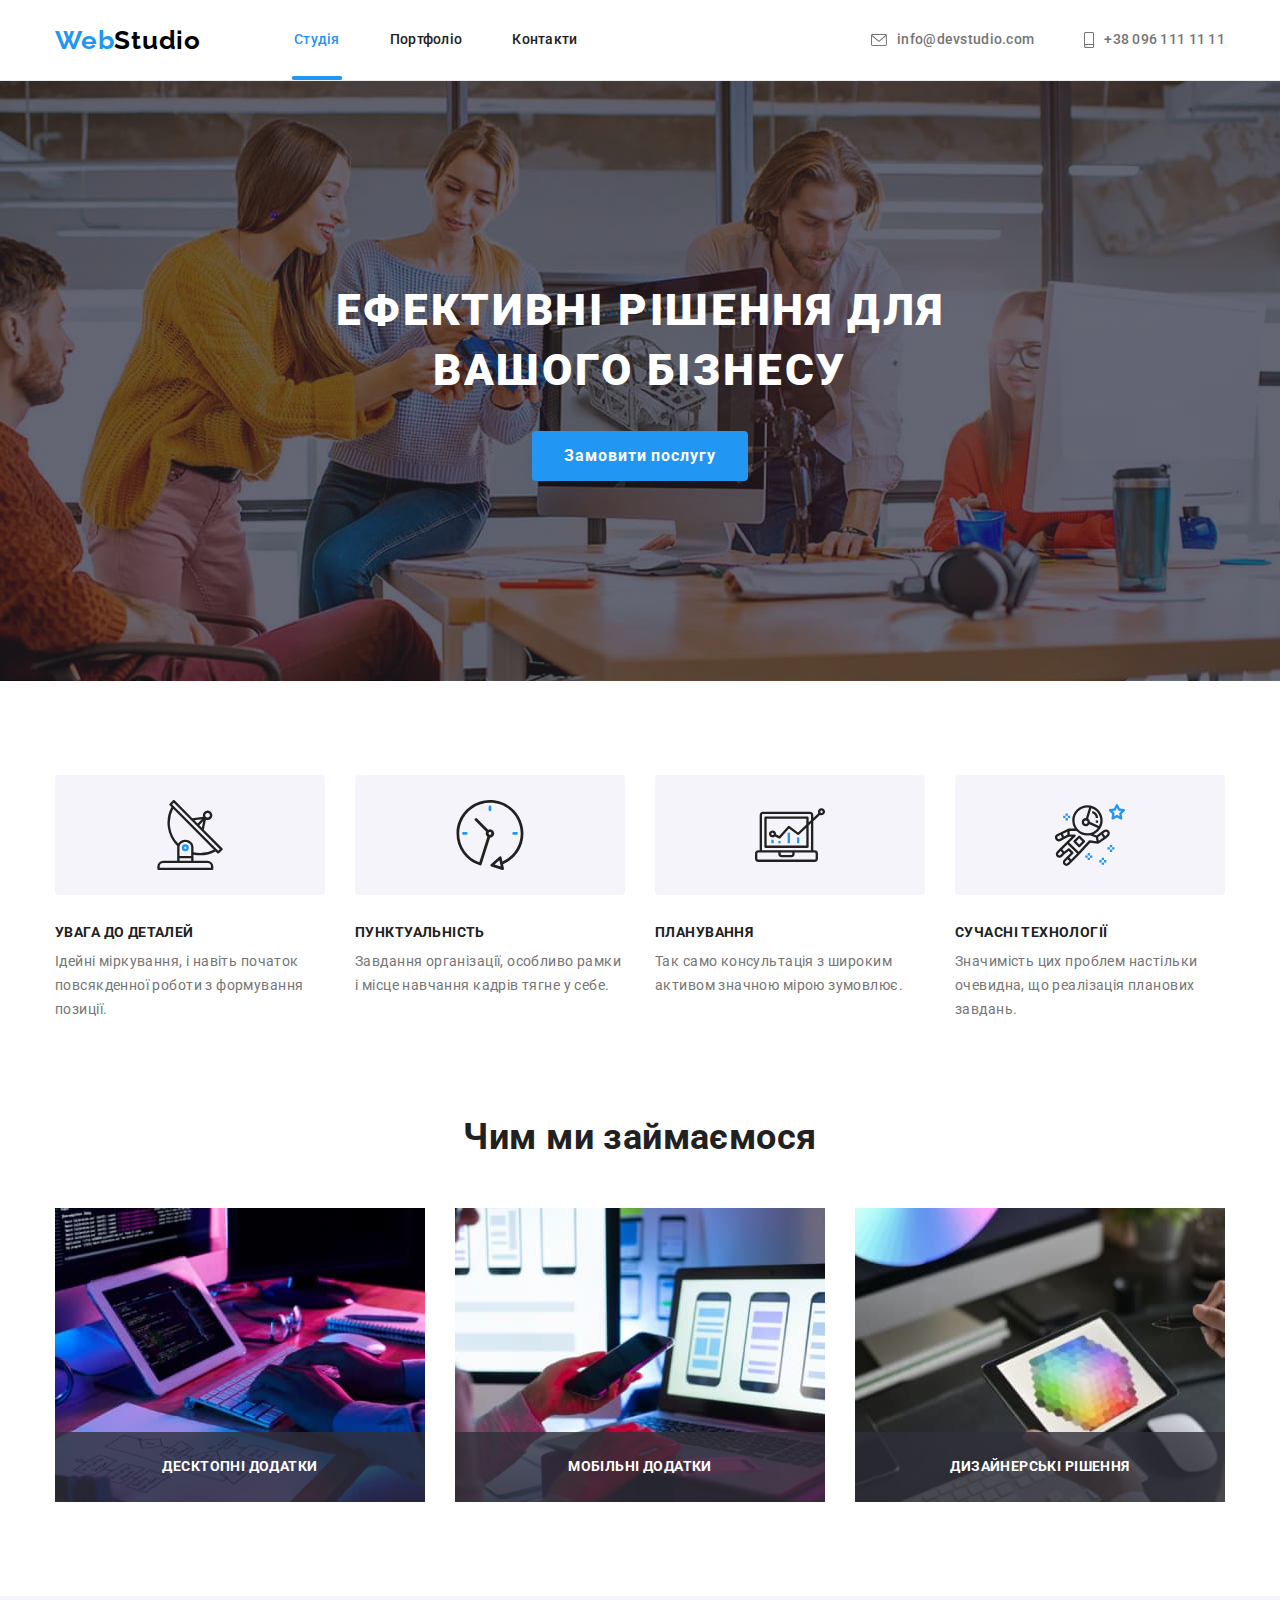
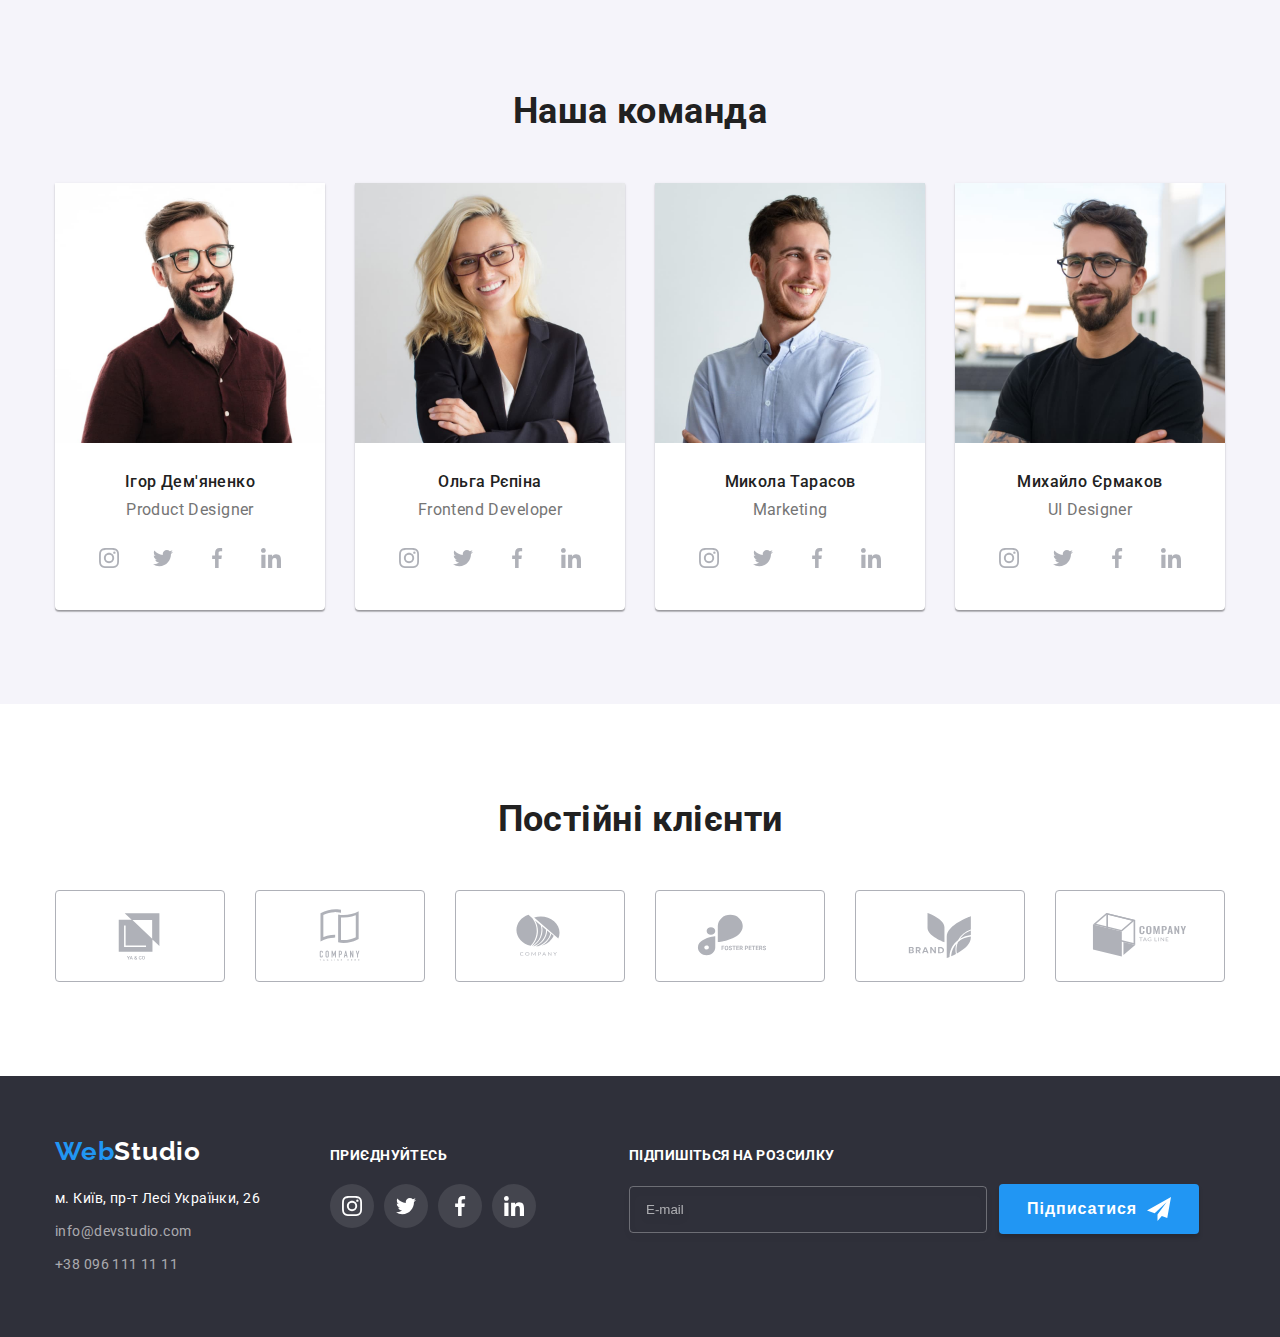
<file: index.html>
<!DOCTYPE html>
<html lang="en">
  <head>
    <meta charset="UTF-8" />
    <meta http-equiv="X-UA-Compatible" content="IE=edge" />
    <meta name="viewport" content="width=device-width, initial-scale=1.0" />
    <title>Document</title>
    <link rel="preconnect" href="https://fonts.googleapis.com" />
    <link rel="preconnect" href="https://fonts.gstatic.com" crossorigin />
    <link
      href="https://fonts.googleapis.com/css2?family=Raleway:wght@700&family=Roboto:wght@400;500;700;900&display=swap"
      rel="stylesheet"
    />
    <link
      rel="stylesheet"
      href="https://cdnjs.cloudflare.com/ajax/libs/modern-normalize/1.1.0/modern-normalize.min.css"
      integrity="sha512-wpPYUAdjBVSE4KJnH1VR1HeZfpl1ub8YT/NKx4PuQ5NmX2tKuGu6U/JRp5y+Y8XG2tV+wKQpNHVUX03MfMFn9Q=="
      crossorigin="anonymous"
      referrerpolicy="no-referrer"
    />

    <link rel="stylesheet" href="./css/styles.css" />
  </head>
  <body>
    <header class="header">
      <div class="container main-nav">
        <a href="./index.html" class="logo link">Web<span class="logo-header">Studio</span></a>

        <nav>
          <ul class="site-nav list">
            <li><a href="./index.html" class="nav-link link current">Студія</a></li>
            <li><a href="./portfolio.html" class="nav-link link">Портфоліо</a></li>
            <li><a href="/" class="nav-link link">Контакти</a></li>
          </ul>
        </nav>

        <ul class="contact-list-header list">
          <li>
            <a href="mailto:info@devstudio.com" class="header-contacts link"
              ><svg class="icon" width="16" height="12">
                <use href="./images/sprite.svg#icon-envelope"></use>
              </svg>
              info@devstudio.com</a
            >
          </li>
          <li>
            <a href="tel:+380961111111" class="header-contacts link"
              ><svg class="icon" width="10" height="16">
                <use href="./images/sprite.svg#icon-smartphone"></use>
              </svg>
              +38 096 111 11 11</a
            >
          </li>
        </ul>
      </div>
    </header>

    <main>
      <section class="main section">
        <div class="container">
          <h1 class="main-title">Ефективні рішення для вашого бізнесу</h1>
          <button type="button" class="main-button" data-modal-open>Замовити послугу</button>
        </div>
      </section>

      <section class="section">
        <div class="container">
          <h2 class="hidden-title">Особливості</h2>
          <ul class="list feature-list">
            <li class="feature-item">
              <div class="feature-box">
                <svg class="icon-feature" width="70" height="70">
                  <use href="./images/sprite.svg#icon-antenna"></use>
                </svg>
              </div>
              <h3 class="sub-title">УВАГА ДО ДЕТАЛЕЙ</h3>
              <p>Ідейні міркування, і навіть початок повсякденної роботи з формування позиції.</p>
            </li>
            <li class="feature-item">
              <div class="feature-box">
                <svg class="icon-feature" width="70" height="70">
                  <use href="./images/sprite.svg#icon-clock"></use>
                </svg>
              </div>
              <h3 class="sub-title">ПУНКТУАЛЬНІСТЬ</h3>
              <p>Завдання організації, особливо рамки і місце навчання кадрів тягне у себе.</p>
            </li>
            <li class="feature-item">
              <div class="feature-box">
                <svg class="icon-feature" width="70" height="70">
                  <use href="./images/sprite.svg#icon-diagram"></use>
                </svg>
              </div>
              <h3 class="sub-title">ПЛАНУВАННЯ</h3>
              <p>Так само консультація з широким активом значною мірою зумовлює.</p>
            </li>
            <li class="feature-item">
              <div class="feature-box">
                <svg class="icon-feature" width="70" height="70">
                  <use href="./images/sprite.svg#icon-astronaut"></use>
                </svg>
              </div>
              <h3 class="sub-title">СУЧАСНІ ТЕХНОЛОГІЇ</h3>
              <p>Значимість цих проблем настільки очевидна, що реалізація планових завдань.</p>
            </li>
          </ul>
        </div>
      </section>

      <section class="section occupation">
        <div class="container">
          <h2 class="secondary-title occupation-title">Чим ми займаємося</h2>
          <ul class="list occupation-list">
            <li class="occupation-item">
              <div class="occupation-content">
                <img src="./images/img1.jpg" alt="Друкування на клаві" width="370" />
                <p class="occupation-text">Десктопні додатки</p>
              </div>
            </li>
            <li class="occupation-item">
              <div class="occupation-content">
                <img src="./images/img2.jpg" alt="Телефон в руці" width="370" />
                <p class="occupation-text">Мобільні додатки</p>
              </div>
            </li>
            <li class="occupation-item">
              <div class="occupation-content">
                <img src="./images/img3.jpg" alt="Шестикутник на планшеті" width="370" />
                <p class="occupation-text">Дизайнерські рішення</p>
              </div>
            </li>
          </ul>
        </div>
      </section>

      <section class="section team">
        <div class="container">
          <h2 class="secondary-title team-title">Наша команда</h2>
          <ul class="list team-list">
            <li class="team-item">
              <img src="./images/img5.jpg" alt="Ігор" width="270" />
              <div class="team-info">
                <h3 class="team-surname">Ігор Дем'яненко</h3>
                <p class="team-description">Product Designer</p>
                <ul class="team-social list">
                  <li>
                    <a href="instagram.com" class="team-link link"
                      ><svg class="icon" width="20" height="20">
                        <use href="./images/sprite.svg#icon-instagram"></use></svg
                    ></a>
                  </li>
                  <li>
                    <a href="twitter.com" class="team-link link"
                      ><svg class="icon" width="20" height="20">
                        <use href="./images/sprite.svg#icon-twitter"></use></svg
                    ></a>
                  </li>
                  <li>
                    <a href="facebook.com" class="team-link link"
                      ><svg class="icon" width="20" height="20">
                        <use href="./images/sprite.svg#icon-facebook"></use></svg
                    ></a>
                  </li>
                  <li>
                    <a href="linkedin.com" class="team-link link"
                      ><svg class="icon" width="20" height="20">
                        <use href="./images/sprite.svg#icon-linkedin"></use></svg
                    ></a>
                  </li>
                </ul>
              </div>
            </li>
            <li class="team-item">
              <img src="./images/img6.jpg" alt="Ольга" width="270" />
              <div class="team-info">
                <h3 class="team-surname">Ольга Рєпіна</h3>
                <p class="team-description">Frontend Developer</p>
                <ul class="team-social list">
                  <li>
                    <a href="instagram.com" class="team-link link"
                      ><svg class="icon" width="20" height="20">
                        <use href="./images/sprite.svg#icon-instagram"></use></svg
                    ></a>
                  </li>
                  <li>
                    <a href="twitter.com" class="team-link link"
                      ><svg class="icon" width="20" height="20">
                        <use href="./images/sprite.svg#icon-twitter"></use></svg
                    ></a>
                  </li>
                  <li>
                    <a href="facebook.com" class="team-link link"
                      ><svg class="icon" width="20" height="20">
                        <use href="./images/sprite.svg#icon-facebook"></use></svg
                    ></a>
                  </li>
                  <li>
                    <a href="linkedin.com" class="team-link link"
                      ><svg class="icon" width="20" height="20">
                        <use href="./images/sprite.svg#icon-linkedin"></use></svg
                    ></a>
                  </li>
                </ul>
              </div>
            </li>
            <li class="team-item">
              <img src="./images/img7.jpg" alt="Микола" width="270" />
              <div class="team-info">
                <h3 class="team-surname">Микола Тарасов</h3>
                <p class="team-description">Marketing</p>
                <ul class="team-social list">
                  <li>
                    <a href="instagram.com" class="team-link link"
                      ><svg class="icon" width="20" height="20">
                        <use href="./images/sprite.svg#icon-instagram"></use></svg
                    ></a>
                  </li>
                  <li>
                    <a href="twitter.com" class="team-link link"
                      ><svg class="icon" width="20" height="20">
                        <use href="./images/sprite.svg#icon-twitter"></use></svg
                    ></a>
                  </li>
                  <li>
                    <a href="facebook.com" class="team-link link"
                      ><svg class="icon" width="20" height="20">
                        <use href="./images/sprite.svg#icon-facebook"></use></svg
                    ></a>
                  </li>
                  <li>
                    <a href="linkedin.com" class="team-link link"
                      ><svg class="icon" width="20" height="20">
                        <use href="./images/sprite.svg#icon-linkedin"></use></svg
                    ></a>
                  </li>
                </ul>
              </div>
            </li>
            <li class="team-item">
              <img src="./images/img8.jpg" alt="Михайло" width="270" />
              <div class="team-info">
                <h3 class="team-surname">Михайло Єрмаков</h3>
                <p class="team-description">UI Designer</p>
                <ul class="team-social list">
                  <li>
                    <a href="instagram.com" class="team-link link"
                      ><svg class="icon" width="20" height="20">
                        <use href="./images/sprite.svg#icon-instagram"></use></svg
                    ></a>
                  </li>
                  <li>
                    <a href="twitter.com" class="team-link link"
                      ><svg class="icon" width="20" height="20">
                        <use href="./images/sprite.svg#icon-twitter"></use></svg
                    ></a>
                  </li>
                  <li>
                    <a href="facebook.com" class="team-link link"
                      ><svg class="icon" width="20" height="20">
                        <use href="./images/sprite.svg#icon-facebook"></use></svg
                    ></a>
                  </li>
                  <li>
                    <a href="linkedin.com" class="team-link link"
                      ><svg class="icon" width="20" height="20">
                        <use href="./images/sprite.svg#icon-linkedin"></use></svg
                    ></a>
                  </li>
                </ul>
              </div>
            </li>
          </ul>
        </div>
      </section>

      <section class="section">
        <div class="container">
          <h2 class="secondary-title client-title">Постійні клієнти</h2>
          <ul class="list clients-list">
            <li class="clients-item">
              <svg class="icon" width="106" height="60">
                <use href="./images/sprite.svg#icon-Logo"></use>
              </svg>
            </li>
            <li class="clients-item">
              <svg class="icon" width="106" height="60">
                <use href="./images/sprite.svg#icon-Logo-1"></use>
              </svg>
            </li>
            <li class="clients-item">
              <svg class="icon" width="106" height="60">
                <use href="./images/sprite.svg#icon-Logo-2"></use>
              </svg>
            </li>
            <li class="clients-item">
              <svg class="icon" width="106" height="60">
                <use href="./images/sprite.svg#icon-Logo-3"></use>
              </svg>
            </li>
            <li class="clients-item">
              <svg class="icon" width="106" height="60">
                <use href="./images/sprite.svg#icon-Logo-4"></use>
              </svg>
            </li>
            <li class="clients-item">
              <svg class="icon" width="106" height="60">
                <use href="./images/sprite.svg#icon-Logo-5"></use>
              </svg>
            </li>
          </ul>
        </div>
      </section>
    </main>

    <footer class="footer">
      <div class="container footer-container">
        <div>
          <a href="./index.html" class="logo link">Web<span class="logo-footer">Studio</span></a>
          <address>
            <ul class="footer-adress list">
              <li>
                <a href="https://goo.gl/maps/8aTKNNun7sEFTLPM9" class="adress-link link"
                  >м. Київ, пр-т Лесі Українки, 26</a
                >
              </li>
              <li>
                <a href="mailto:info@devstudio.com" class="footer-contacts link"
                  >info@devstudio.com</a
                >
              </li>
              <li>
                <a href="tel:+380961111111" class="footer-contacts link">+38 096 111 11 11</a>
              </li>
            </ul>
          </address>
        </div>

        <div class="join-us">
          <p>ПРИЄДНУЙТЕСЬ</p>
          <ul class="join-social list">
            <li>
              <a href="instagram.com" class="join-link link"
                ><svg class="icon" width="20" height="20">
                  <use href="./images/sprite.svg#icon-instagram"></use></svg
              ></a>
            </li>
            <li>
              <a href="twitter.com" class="join-link link"
                ><svg class="icon" width="20" height="20">
                  <use href="./images/sprite.svg#icon-twitter"></use></svg
              ></a>
            </li>
            <li>
              <a href="facebook.com" class="join-link link"
                ><svg class="icon" width="20" height="20">
                  <use href="./images/sprite.svg#icon-facebook"></use></svg
              ></a>
            </li>
            <li>
              <a href="linkedin.com" class="join-link link"
                ><svg class="icon" width="20" height="20">
                  <use href="./images/sprite.svg#icon-linkedin"></use></svg
              ></a>
            </li>
          </ul>
        </div>
        <div class="subscribe">
          <p>ПІДПИШІТЬСЯ НА РОЗСИЛКУ</p>
          <form class="subscribe-form">
            <label for="subscribe-email">
              <input
                type="email"
                class="subscribe-input"
                name="subscribe-email"
                id="subscribe-email"
                placeholder="E-mail"
                minlength="2"
                required
              />
            </label>
            <button class="subscribe-button">
              Підписатися<svg class="icon" width="24" height="24">
                <use href="./images/sprite.svg#icon-icon-send"></use>
              </svg>
            </button>
          </form>
        </div>
      </div>
    </footer>

    <div class="backdrop is-hidden" data-modal>
      <div class="modal">
        <button class="modal-close-button" data-modal-close>
          <svg class="icon" width="20" height="20">
            <use href="./images/sprite.svg#icon-close-black1"></use>
          </svg>
        </button>
        <p class="modal-title">Залиште свої дані, ми вам передзвонимо</p>
        <form class="modal-form">
          <div class="input-field">
            <label class="modal-label" for="user-name">Ім'я</label>
            <div class="input-wrap">
              <input
                type="text"
                class="modal-input"
                name="user-name"
                id="user-name"
                minlength="2"
                required
              />
              <svg class="input-icon icon" width="18" height="18">
                <use href="./images/sprite.svg#icon-person-black"></use>
              </svg>
            </div>
          </div>
          <div class="input-field">
            <label class="modal-label" for="user-email">Пошта</label>
            <div class="input-wrap">
              <input
                type="email"
                class="modal-input"
                name="user-email"
                id="user-email"
                minlength="2"
                required
              />
              <svg class="input-icon icon" width="18" height="18">
                <use href="./images/sprite.svg#icon-email-black"></use>
              </svg>
            </div>
          </div>
          <div class="input-field">
            <label class="modal-label" for="user-phone">Телефон</label>
            <div class="input-wrap">
              <input
                type="tel"
                class="modal-input"
                name="user-phone"
                id="user-phone"
                minlength="2"
                required
              />
              <svg class="input-icon icon" width="18" height="18">
                <use href="./images/sprite.svg#icon-phone-black"></use>
              </svg>
            </div>
          </div>
          <div class="input-field">
            <label for="user-comment" class="modal-label">Коментар</label>
            <textarea
              name="user-comment"
              id="user-comment"
              class="modal-text"
              placeholder="Введіть текст"
            ></textarea>
          </div>
          <div class="modal-field">
            <input
              type="checkbox"
              class="input-check hidden-title"
              name="privacy"
              value="true"
              id="privacy"
            />
            <label for="privacy" class="check-text">
              <span>
                <svg class="check-icon" width="15" height="15">
                  <use href="./images/sprite.svg#icon-Vector"></use>
                </svg>
              </span>
              Погоджуюся з розсилкою та приймаю
              <a href="./index.html" class="modal-link">Умови договору</a>
            </label>
          </div>
          <button type="submit" class="modal-send-button">Відправити</button>
        </form>
      </div>
    </div>
    <script src="./js/modal.js"></script>
  </body>
</html>
</file>
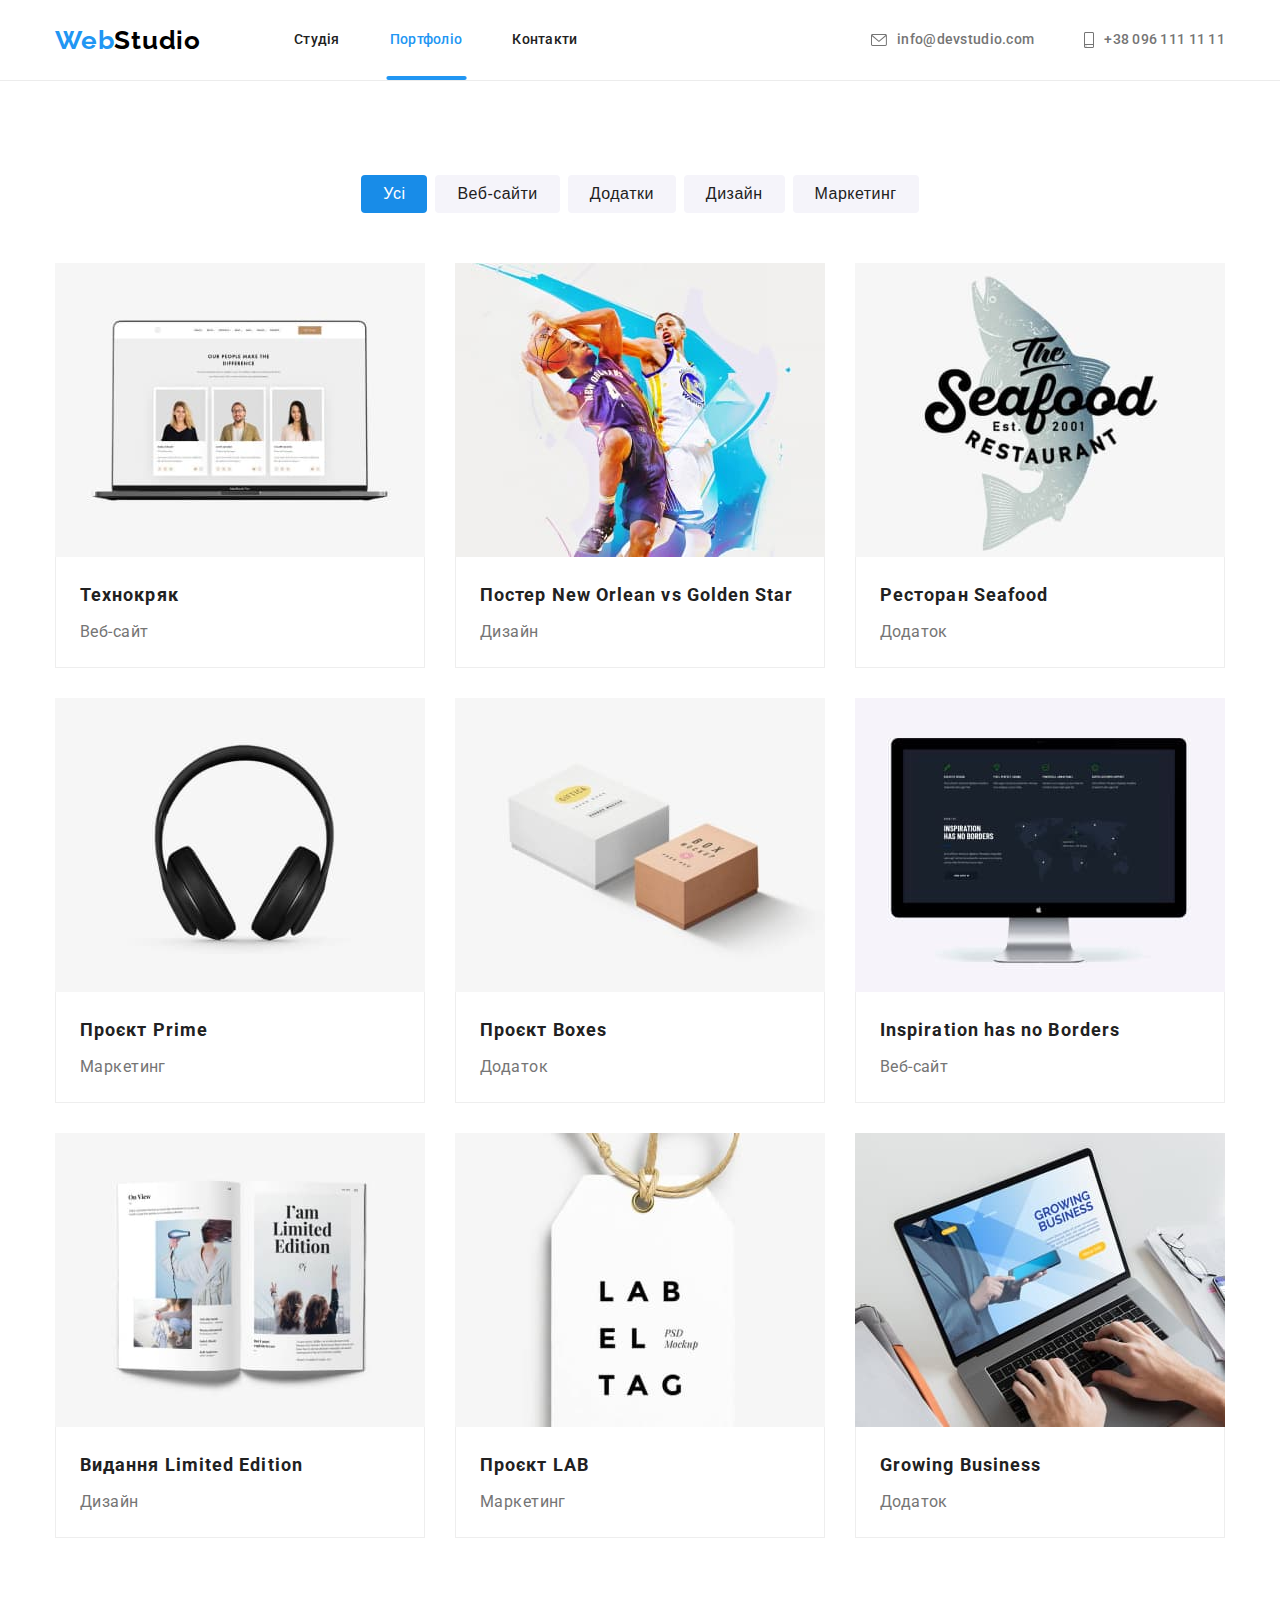
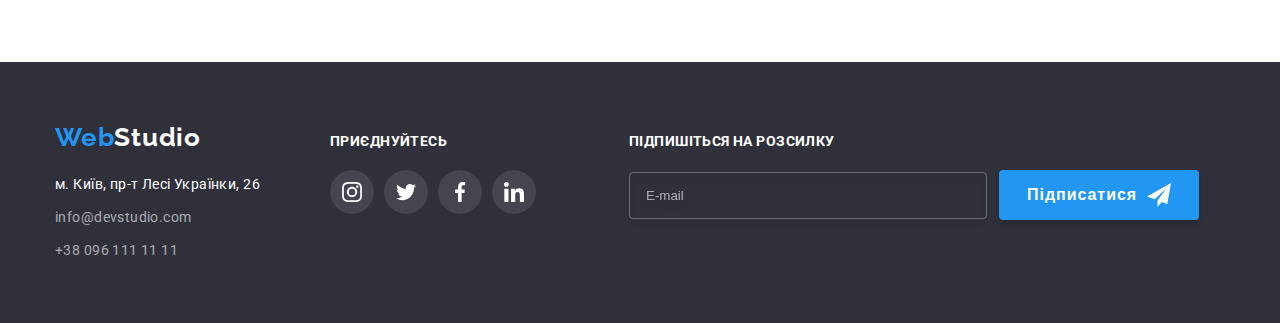
<file: portfolio.html>
<!DOCTYPE html>
<html lang="en">
  <head>
    <meta charset="UTF-8" />
    <meta http-equiv="X-UA-Compatible" content="IE=edge" />
    <meta name="viewport" content="width=device-width, initial-scale=1.0" />
    <title>Portfolio</title>
    <link rel="preconnect" href="https://fonts.googleapis.com" />
    <link rel="preconnect" href="https://fonts.gstatic.com" crossorigin />
    <link
      href="https://fonts.googleapis.com/css2?family=Raleway:wght@700&family=Roboto:wght@400;500;700;900&display=swap"
      rel="stylesheet"
    />
    <link
      rel="stylesheet"
      href="https://cdnjs.cloudflare.com/ajax/libs/modern-normalize/1.1.0/modern-normalize.min.css"
      integrity="sha512-wpPYUAdjBVSE4KJnH1VR1HeZfpl1ub8YT/NKx4PuQ5NmX2tKuGu6U/JRp5y+Y8XG2tV+wKQpNHVUX03MfMFn9Q=="
      crossorigin="anonymous"
      referrerpolicy="no-referrer"
    />
    <link rel="stylesheet" href="./css/styles.css" />
  </head>
  <body>
    <header class="header">
      <div class="container main-nav">
        <a href="./index.html" class="logo link">Web<span class="logo-header">Studio</span></a>

        <nav>
          <ul class="site-nav list">
            <li><a href="./index.html" class="nav-link link">Студія</a></li>
            <li><a href="./portfolio.html" class="nav-link link current">Портфоліо</a></li>
            <li><a href="/" class="nav-link link">Контакти</a></li>
          </ul>
        </nav>

        <ul class="contact-list-header list">
          <li>
            <a href="mailto:info@devstudio.com" class="header-contacts link"
              ><svg class="icon" width="16" height="12">
                <use href="./images/sprite.svg#icon-envelope"></use>
              </svg>
              info@devstudio.com</a
            >
          </li>
          <li>
            <a href="tel:+380961111111" class="header-contacts link"
              ><svg class="icon" width="10" height="16">
                <use href="./images/sprite.svg#icon-smartphone"></use>
              </svg>
              +38 096 111 11 11</a
            >
          </li>
        </ul>
      </div>
    </header>

    <main>
      <section class="section">
        <div class="container">
          <h2 class="hidden-title">Портфоліо</h2>
          <ul class="list portfolio-nav">
            <li class="portfolio-item">
              <button type="button" class="portfolio-button current-button">Усі</button>
            </li>
            <li class="portfolio-item">
              <button type="button" class="portfolio-button">Веб-сайти</button>
            </li>
            <li class="portfolio-item">
              <button type="button" class="portfolio-button">Додатки</button>
            </li>
            <li class="portfolio-item">
              <button type="button" class="portfolio-button">Дизайн</button>
            </li>
            <li class="portfolio-item">
              <button type="button" class="portfolio-button portfolio-item">Маркетинг</button>
            </li>
          </ul>

          <ul class="list flex-container">
            <li class="flex-element">
              <div class="flex-content">
                <img src="./images/img_9.jpg" alt="Технокряк" width="370" />
                <p class="flex-text">
                  Ресурс пропонує комплексні пропозиції з різним рівнем функціоналу та сервісів. Все
                  це дозволить відвідувачу отримати вичерпні відомості про компанію чи приватну
                  особу.
                </p>
              </div>
              <div class="product-info">
                <h3 class="product-title">Технокряк</h3>
                <p class="product-description">Веб-сайт</p>
              </div>
            </li>
            <li class="flex-element">
              <div class="flex-content">
                <img src="./images/img10.jpg" alt="Постер New Orlean vs Golden Star" width="370" />
                <p class="flex-text">
                  Ресурс пропонує комплексні пропозиції з різним рівнем функціоналу та сервісів. Все
                  це дозволить відвідувачу отримати вичерпні відомості про компанію чи приватну
                  особу.
                </p>
              </div>
              <div class="product-info">
                <h3 class="product-title">Постер New Orlean vs Golden Star</h3>
                <p class="product-description">Дизайн</p>
              </div>
            </li>
            <li class="flex-element">
              <div class="flex-content">
                <img src="./images/img11.jpg" alt="Ресторан Seafood" width="370" />
                <p class="flex-text">
                  Ресурс пропонує комплексні пропозиції з різним рівнем функціоналу та сервісів. Все
                  це дозволить відвідувачу отримати вичерпні відомості про компанію чи приватну
                  особу.
                </p>
              </div>
              <div class="product-info">
                <h3 class="product-title">Ресторан Seafood</h3>
                <p class="product-description">Додаток</p>
              </div>
            </li>
            <li class="flex-element">
              <div class="flex-content">
                <img src="./images/img12.jpg" alt="Проєкт Prime" width="370" />
                <p class="flex-text">
                  Ресурс пропонує комплексні пропозиції з різним рівнем функціоналу та сервісів. Все
                  це дозволить відвідувачу отримати вичерпні відомості про компанію чи приватну
                  особу.
                </p>
              </div>
              <div class="product-info">
                <h3 class="product-title">Проєкт Prime</h3>
                <p class="product-description">Маркетинг</p>
              </div>
            </li>
            <li class="flex-element">
              <div class="flex-content">
                <img src="./images/img13.jpg" alt="Проєкт Boxes" width="370" />
                <p class="flex-text">
                  Ресурс пропонує комплексні пропозиції з різним рівнем функціоналу та сервісів. Все
                  це дозволить відвідувачу отримати вичерпні відомості про компанію чи приватну
                  особу.
                </p>
              </div>
              <div class="product-info">
                <h3 class="product-title">Проєкт Boxes</h3>
                <p class="product-description">Додаток</p>
              </div>
            </li>
            <li class="flex-element">
              <div class="flex-content">
                <img src="./images/img14.jpg" alt="Inspiration has no Borders" width="370" />
                <p class="flex-text">
                  Ресурс пропонує комплексні пропозиції з різним рівнем функціоналу та сервісів. Все
                  це дозволить відвідувачу отримати вичерпні відомості про компанію чи приватну
                  особу.
                </p>
              </div>
              <div class="product-info">
                <h3 class="product-title">Inspiration has no Borders</h3>
                <p class="product-description">Веб-сайт</p>
              </div>
            </li>
            <li class="flex-element">
              <div class="flex-content">
                <img src="./images/img15.jpg" alt="Видання Limited Edition" width="370" />
                <p class="flex-text">
                  Ресурс пропонує комплексні пропозиції з різним рівнем функціоналу та сервісів. Все
                  це дозволить відвідувачу отримати вичерпні відомості про компанію чи приватну
                  особу.
                </p>
              </div>
              <div class="product-info">
                <h3 class="product-title">Видання Limited Edition</h3>
                <p class="product-description">Дизайн</p>
              </div>
            </li>
            <li class="flex-element">
              <div class="flex-content">
                <img src="./images/img16.jpg" alt="Проєкт LAB" width="370" />
                <p class="flex-text">
                  Ресурс пропонує комплексні пропозиції з різним рівнем функціоналу та сервісів. Все
                  це дозволить відвідувачу отримати вичерпні відомості про компанію чи приватну
                  особу.
                </p>
              </div>
              <div class="product-info">
                <h3 class="product-title">Проєкт LAB</h3>
                <p class="product-description">Маркетинг</p>
              </div>
            </li>
            <li class="flex-element">
              <div class="flex-content">
                <img src="./images/img17.jpg" alt="Growing Business" width="370" />
                <p class="flex-text">
                  Ресурс пропонує комплексні пропозиції з різним рівнем функціоналу та сервісів. Все
                  це дозволить відвідувачу отримати вичерпні відомості про компанію чи приватну
                  особу.
                </p>
              </div>
              <div class="product-info">
                <h3 class="product-title">Growing Business</h3>
                <p class="product-description">Додаток</p>
              </div>
            </li>
          </ul>
        </div>
      </section>
    </main>

    <footer class="footer">
      <div class="container footer-container">
        <div>
          <a href="./index.html" class="logo link">Web<span class="logo-footer">Studio</span></a>
          <address>
            <ul class="footer-adress list">
              <li>
                <a href="https://goo.gl/maps/8aTKNNun7sEFTLPM9" class="adress-link link"
                  >м. Київ, пр-т Лесі Українки, 26</a
                >
              </li>
              <li>
                <a href="mailto:info@devstudio.com" class="footer-contacts link"
                  >info@devstudio.com</a
                >
              </li>
              <li>
                <a href="tel:+380961111111" class="footer-contacts link">+38 096 111 11 11</a>
              </li>
            </ul>
          </address>
        </div>

        <div class="join-us">
          <p>ПРИЄДНУЙТЕСЬ</p>
          <ul class="join-social list">
            <li>
              <a href="instagram.com" class="join-link link"
                ><svg class="icon" width="20" height="20">
                  <use href="./images/sprite.svg#icon-instagram"></use></svg
              ></a>
            </li>
            <li>
              <a href="twitter.com" class="join-link link"
                ><svg class="icon" width="20" height="20">
                  <use href="./images/sprite.svg#icon-twitter"></use></svg
              ></a>
            </li>
            <li>
              <a href="facebook.com" class="join-link link"
                ><svg class="icon" width="20" height="20">
                  <use href="./images/sprite.svg#icon-facebook"></use></svg
              ></a>
            </li>
            <li>
              <a href="linkedin.com" class="join-link link"
                ><svg class="icon" width="20" height="20">
                  <use href="./images/sprite.svg#icon-linkedin"></use></svg
              ></a>
            </li>
          </ul>
        </div>
        <div class="subscribe">
          <p>ПІДПИШІТЬСЯ НА РОЗСИЛКУ</p>
          <form class="subscribe-form">
            <label for="subscribe-email">
              <input
                type="email"
                class="subscribe-input"
                name="subscribe-email"
                id="subscribe-email"
                placeholder="E-mail"
                minlength="2"
                required
              />
            </label>
            <button class="subscribe-button">
              Підписатися<svg class="icon" width="24" height="24">
                <use href="./images/sprite.svg#icon-icon-send"></use>
              </svg>
            </button>
          </form>
        </div>
      </div>
    </footer>
  </body>
</html>
</file>
<file: css/styles.css>
:root {
  --white-color: #ffffff;
  --main-text-color: #212121;
  --primary-color: #757575;
  --minority-color: rgba(255, 255, 255, 0.6);
  --background-dark: #2f303a;
  --background-light: #f5f4fa;
  --activecolor: #2196f3;
}

*,
*::before,
*::after {
  box-sizing: border-box;
}

body {
  font-family: 'Roboto', sans-serif;
  color: var(--primary-color);
  font-size: 14px;
  line-height: 1.71;
  letter-spacing: 0.03em;
  margin: 0;
}

a {
  text-decoration: none;
}

.list {
  margin: 0;
  padding: 0;
  list-style: none;
}

p,
h1,
h2,
h3,
h4 {
  margin: 0;
}

img {
  display: block;
}

/* header */

.link {
  text-decoration: none;
}

.section {
  padding: 94px 0;
}

.header {
  border-bottom: 1px solid #ececec;
}

.logo {
  font-family: 'Raleway';
  font-weight: 700;
  font-size: 26px;
  line-height: 1.19;
  letter-spacing: 0.03em;
  color: var(--activecolor);
}

.logo-header {
  color: #000;
}

.logo-footer {
  color: var(--white-color);
}

.site-nav {
  display: flex;
  margin-left: 93px;
}

.site-nav li {
  position: relative;
}

.site-nav li:not(:last-child) {
  margin-right: 50px;
}

.nav-link {
  display: block;
  font-weight: 500;
  line-height: 1.14;
  letter-spacing: 0.02em;
  color: var(--main-text-color);
  padding-top: 32px;
  padding-bottom: 32px;
  transition: color 250ms cubic-bezier(0.4, 0, 0.2, 1);
}

.current {
  color: var(--activecolor);
}

.current::after {
  content: '';
  position: absolute;
  width: 100%;
  height: 4px;
  left: 0;
  bottom: 0;
  transform: scaleX(110%);
  background: var(--activecolor);
  border-radius: 2px;
}

.header-contacts {
  font-weight: 500;
  line-height: 1.14;
  letter-spacing: 0.02em;
  color: var(--primary-color);
  display: flex;
  align-items: center;
  gap: 10px;
  transition: color 250ms cubic-bezier(0.4, 0, 0.2, 1);
}

.contact-list-header li + li {
  margin-left: 50px;
}

.contact-list-header {
  display: flex;
  margin-left: auto;
}

.icon {
  fill: currentColor;
}

/* main */

.main-nav {
  display: flex;
  align-items: center;
}

.main {
  max-width: 1600px;
  background-color: var(--background-dark);
  margin-left: auto;
  margin-right: auto;
  background-image: linear-gradient(to left, rgba(47, 48, 58, 0.4), rgba(47, 48, 58, 0.4)),
    url(../images/img.jpg);
  background-position: center;
  background-repeat: no-repeat;
  background-size: 1600px;
  padding: 200px 0;
}

.container {
  width: 100%;
  max-width: 1200px;
  padding-left: 15px;
  padding-right: 15px;
  margin: 0 auto;
}

.main-button {
  display: block;
  cursor: pointer;
  font-family: 'Roboto';
  font-weight: 700;
  font-size: 16px;
  line-height: 1.87;
  letter-spacing: 0.06em;
  color: var(--white-color);
  background-color: #2196f3;
  margin: 0 auto;
  padding: 10px 32px;
  border: none;
  border-radius: 4px;
  transition: background-color 250ms cubic-bezier(0.4, 0, 0.2, 1);
}

.main-button:hover,
.main-button:focus {
  background-color: #188ce8;
}

/* features */

.occupation {
  padding-top: 0;
}

.hidden-title {
  position: absolute;
  width: 1px;
  height: 1px;
  margin: -1px;
  border: 0;
  padding: 0;

  white-space: nowrap;
  clip-path: inset(100%);
  clip: rect(0 0 0 0);
  overflow: hidden;
}

.feature-list {
  display: flex;
  flex-wrap: wrap;
}

.feature-list .feature-item {
  width: 270px;
}

.feature-item:not(:last-child) {
  margin-right: 30px;
}

.main-title {
  font-weight: 900;
  font-size: 44px;
  line-height: 1.36;
  text-align: center;
  letter-spacing: 0.06em;
  text-transform: uppercase;
  color: var(--white-color);
  width: 696px;
  margin: 0 auto 30px auto;
}

.secondary-title {
  font-size: 36px;
  line-height: 1.17;
  text-align: center;
  color: var(--main-text-color);
}

.sub-title {
  font-size: 14px;
  line-height: 1.14;
  letter-spacing: 0.03em;
  text-transform: uppercase;
  color: var(--main-text-color);
  margin-bottom: 10px;
}

.feature-box {
  background-color: #f5f4fa;
  width: 270px;
  height: 120px;
  border-radius: 4px;
  display: flex;
  justify-content: center;
  align-items: center;
  margin-bottom: 30px;
}

/* occupation */

.occupation-title {
  margin-top: 0px;
  margin-bottom: 50px;
}

.occupation-list {
  display: flex;
}

.occutation.item {
  position: relative;
}

.occupation-item:not(:last-child) {
  margin-right: 30px;
}

.occupation-content {
  position: relative;
}

.occupation-text {
  position: absolute;
  bottom: 0;
  color: var(--white-color);
  width: 100%;
  font-weight: 700;
  line-height: 1.14;
  text-align: center;
  text-transform: uppercase;
  background-color: rgba(47, 48, 58, 0.8);
  padding-top: 27px;
  padding-bottom: 27px;
}

/* team */

.team {
  background-color: var(--background-light);
}

.team-title {
  margin-top: 0px;
  margin-bottom: 50px;
}

.team-list {
  display: flex;
}

.team-item {
  background-color: var(--white-color);
  box-shadow: 0px 1px 3px rgba(0, 0, 0, 0.12), 0px 1px 1px rgba(0, 0, 0, 0.14),
    0px 2px 1px rgba(0, 0, 0, 0.2);
  border-radius: 0px 0px 4px 4px;
}

.team-item:not(:last-child) {
  margin-right: 30px;
}

.team-info {
  padding: 30px 0;
}

.team-surname {
  font-weight: 500;
  font-size: 16px;
  line-height: 1.18;
  text-align: center;
  color: var(--main-text-color);
  margin-bottom: 10px;
}

.team-description {
  font-size: 16px;
  line-height: 1.18;
  text-align: center;
}

.team-social {
  display: flex;
  justify-content: center;
  margin-top: 16px;
  gap: 10px;
}

.team-link {
  width: 44px;
  height: 44px;
  display: flex;
  align-items: center;
  justify-content: center;
  color: #afb1b8;
  border-radius: 50%;
  transition: color 250ms cubic-bezier(0.4, 0, 0.2, 1),
    background-color 250ms cubic-bezier(0.4, 0, 0.2, 1);
}

.team-link:hover,
.team-link:focus {
  background-color: var(--activecolor);
  color: var(--white-color);
}

/* clients */

.client-title {
  margin-bottom: 50px;
}

.clients-list {
  display: flex;
  justify-content: center;
  gap: 30px;
  cursor: pointer;
}

.clients-item {
  width: 170px;
  height: 92px;
  display: flex;
  align-items: center;
  justify-content: center;
  border: 1px solid rgba(175, 177, 184, 1);
  color: rgba(175, 177, 184, 1);
  border-radius: 4px;
  transition: color 250ms cubic-bezier(0.4, 0, 0.2, 1),
    border-color 250ms cubic-bezier(0.4, 0, 0.2, 1);
}

.clients-item:hover,
.clients-item:focus {
  color: var(--activecolor);
  border-color: var(--activecolor);
}

/* footer */

.footer-adress {
  font-style: normal;
  font-size: 14px;
  line-height: 1.71;
  letter-spacing: 0.03em;
  transition: color 250ms cubic-bezier(0.4, 0, 0.2, 1);
}

.footer .logo {
  display: block;
  margin-bottom: 20px;
}

.footer-adress li:not(:last-child) {
  margin-bottom: 9px;
}

.adress-link {
  color: var(--white-color);
  transition: color 250ms cubic-bezier(0.4, 0, 0.2, 1);
}

.footer-contacts {
  color: var(--minority-color);
  transition: color 250ms cubic-bezier(0.4, 0, 0.2, 1);
}

.footer {
  background-color: var(--background-dark);
  padding: 60px 0;
}

.footer-container {
  display: flex;
  align-items: baseline;
}

.join-us {
  margin-left: 70px;
}

.join-social {
  display: flex;
  justify-content: center;
  margin-top: 16px;
  gap: 10px;
}

.join-link {
  width: 44px;
  height: 44px;
  display: flex;
  align-items: center;
  justify-content: center;
  color: var(--white-color);
  border-radius: 50%;
  background-color: rgba(255, 255, 255, 0.1);
  transition: color 250ms cubic-bezier(0.4, 0, 0.2, 1),
    background-color 250ms cubic-bezier(0.4, 0, 0.2, 1);
}

.join-link:hover,
.join-link:focus {
  background-color: var(--activecolor);
  color: var(--white-color);
}

.join-us p {
  font-weight: 700;
  line-height: 1.14;
  text-transform: uppercase;
  color: var(--white-color);
  margin-bottom: 20px;
}

.subscribe {
  margin-left: 93px;
}

.subscribe p {
  font-weight: 700;
  line-height: 1.14;
  text-transform: uppercase;
  color: var(--white-color);
  margin-bottom: 20px;
}

.subscribe-form {
  display: flex;
  align-items: center;
  gap: 12px;
}

.subscribe-input {
  width: 358px;
  border: 1px solid rgba(255, 255, 255, 0.3);
  filter: drop-shadow(0px 4px 4px rgba(0, 0, 0, 0.15));
  border-radius: 4px;
  padding: 15px 16px;
  background-color: transparent;
  color: var(--white-color);
  transition: border 250ms cubic-bezier(0.4, 0, 0.2, 1);
  outline: none;
}

.subscribe-input::placeholder {
  color: rgba(255, 255, 255, 0.6);
}

.subscribe-input:focus,
.subscribe-input:hover {
  border: 1px solid var(--activecolor);
}

.subscribe-button {
  display: flex;
  align-items: center;
  gap: 10px;
  cursor: pointer;
  font-weight: 700;
  font-size: 16px;
  line-height: 1.87;
  letter-spacing: 0.06em;
  color: var(--white-color);
  background-color: var(--activecolor);
  box-shadow: 0px 4px 4px rgba(0, 0, 0, 0.15);
  padding: 10px 28px;
  border: none;
  border-radius: 4px;
  transition: background-color 250ms cubic-bezier(0.4, 0, 0.2, 1);
}

.subscribe-button:hover,
.subscribe-button:focus {
  background-color: #188ce8;
}

.nav-link:hover,
.nav-link:focus,
.header-contacts:hover,
.header-contacts:focus,
.footer-adress:hover,
.footer-adress:focus,
.adress-link:hover,
.adress-link:focus,
.footer-contacts:hover,
.footer-contacts:focus {
  color: var(--activecolor);
}

/* portfolio */

.portfolio-nav {
  display: flex;
  align-items: center;
  justify-content: center;
  margin-bottom: 50px;
}

.portfolio-button {
  cursor: pointer;
  font-weight: 500;
  font-size: 16px;
  line-height: 1.62;
  text-align: center;
  letter-spacing: 0.03em;
  color: var(--main-text-color);
  border: none;
  padding: 6px 22px;
  border-radius: 4px;
  background-color: var(--background-light);
  transition: color 250ms cubic-bezier(0.4, 0, 0.2, 1),
    background-color 250ms cubic-bezier(0.4, 0, 0.2, 1),
    box-shadow 250ms cubic-bezier(0.4, 0, 0.2, 1);
}

.portfolio-button:hover,
.portfolio-button:focus {
  color: #ffffff;
  background-color: #2196f3;
  box-shadow: 0px 1px 1px rgba(0, 0, 0, 0.12), 0px 4px 4px rgba(0, 0, 0, 0.06),
    1px 4px 6px rgba(0, 0, 0, 0.16);
}

.current-button {
  color: var(--white-color);
  background-color: #188ce8;
}

.portfolio-item:not(:last-child) {
  margin-right: 8px;
}

.product-info {
  padding: 20px 24px;
  border: 1px solid #eeeeee;
  border-top: none;
}

.product-title {
  font-size: 18px;
  line-height: 2;
  letter-spacing: 0.06em;
  color: var(--main-text-color);
  margin-bottom: 4px;
}

.product-description {
  font-size: 16px;
  line-height: 1.88;
}

.flex-container {
  display: flex;
  flex-wrap: wrap;
  position: relative;
}

.flex-content {
  position: relative;
  overflow: hidden;
}

.flex-text {
  position: absolute;
  top: 0;
  color: var(--white-color);
  font-weight: 400;
  font-size: 18px;
  line-height: 1.56;
  background: rgba(33, 150, 243, 0.9);
  padding: 63px 24px;
  transform: translateY(100%);
  transition: transform 250ms cubic-bezier(0.4, 0, 0.2, 1);
  overflow: auto;
}

.flex-element:hover .flex-text {
  transform: translateY(0%);
}

.flex-element {
  width: calc((100% - 60px) / 3);
  margin-right: 30px;
  margin-bottom: 30px;
  cursor: pointer;
  transition: box-shadow 250ms cubic-bezier(0.4, 0, 0.2, 1);
}

.flex-element:hover {
  box-shadow: 0px 1px 1px rgba(0, 0, 0, 0.12), 0px 4px 4px rgba(0, 0, 0, 0.06),
    1px 4px 6px rgba(0, 0, 0, 0.16);
}

.flex-element:nth-child(3n) {
  margin-right: 0;
}

.flex-element {
  margin-right: 30px;
  margin-bottom: 30px;
}

.flex-element:nth-child(3n) {
  margin-right: 0;
}
.flex-element:nth-child(-n - 3) {
  margin-bottom: 0;
}

/* modal */

.backdrop {
  position: fixed;
  width: 100%;
  height: 100%;
  top: 0;
  background-color: rgba(0, 0, 0, 0.1);
  opacity: 1;
  visibility: all;
  transition: opacity 250ms cubic-bezier(0.4, 0, 0.2, 1),
    visibility 250ms cubic-bezier(0.4, 0, 0.2, 1);
}

.backdrop.is-hidden .modal {
  transform: translate(-50%, -50%) scale(0) rotate(540deg);
}

.modal {
  width: 528px;
  min-height: 581px;
  background-color: var(--white-color);
  border-radius: 4px;
  position: absolute;
  top: 50%;
  left: 50%;
  transform: translate(-50%, -50%) scale(1) rotate(0);
  transition: transform 450ms cubic-bezier(0.4, 0, 0.2, 1);
  box-shadow: 0px 1px 3px rgba(0, 0, 0, 0.12), 0px 1px 1px rgba(0, 0, 0, 0.14),
    0px 2px 1px rgba(0, 0, 0, 0.2);
  border-radius: 4px;
  padding: 40px;
}

.modal-close-button {
  position: absolute;
  right: 8px;
  top: 8px;
  width: 30px;
  height: 30px;
  border: 1px solid rgba(0, 0, 0, 0.1);
  display: flex;
  align-items: center;
  justify-content: center;
  border-radius: 50%;
  background-color: transparent;
  cursor: pointer;
  transition: color 250ms cubic-bezier(0.4, 0, 0.2, 1),
    border-color 250ms cubic-bezier(0.4, 0, 0.2, 1);
}

.modal-close-button:hover,
.modal-close-button:focus {
  color: var(--activecolor);
  border-color: var(--activecolor);
}

.is-hidden {
  visibility: hidden;
  opacity: 0;
  pointer-events: none;
}

.modal-input {
  width: 100%;
  height: 40px;
  border: 1px solid rgba(33, 33, 33, 0.2);
  border-radius: 4px;
  outline: transparent;
  padding: 12px 12px 12px 42px;
  color: var(--primary-color);
  transition: border 250ms cubic-bezier(0.4, 0, 0.2, 1);
  color: var(--main-text-color);
}

.modal-title {
  font-weight: 700;
  font-size: 20px;
  line-height: 1.15;
  text-align: center;
  color: var(--main-text-color);
}

.modal-label {
  font-size: 12px;
  line-height: 1.16;
  color: var(--primary-color);
  letter-spacing: 0.01em;
}

.input-field {
  margin-bottom: 10px;
}

.modal-field {
  margin-top: 20px;
}

.input-wrap {
  position: relative;
  color: #000;
}

.input-icon {
  position: absolute;
  left: 12px;
  top: 50%;
  transform: translateY(-50%);
  transition: fill 250ms cubic-bezier(0.4, 0, 0.2, 1);
}

.modal-input:hover,
.modal-input:focus {
  border: 1px solid var(--activecolor);
}

.modal-text {
  display: block;
  width: 100%;
  height: 120px;
  border: 1px solid rgba(33, 33, 33, 0.2);
  border-radius: 4px;
  outline: transparent;
  font-size: 12px;
  letter-spacing: 0.01em;
  color: var(--main-text-color);
  padding: 10px;
  resize: none;
  transition: border 250ms cubic-bezier(0.4, 0, 0.2, 1);
}

.modal-text::placeholder {
  color: rgba(117, 117, 117, 0.5);
}

.modal-text:hover,
.modal-text:focus {
  border: 1px solid var(--activecolor);
}

.check-text {
  font-size: 14px;
  color: var(--main-text-color);
  display: flex;
  justify-content: center;
  align-items: center;
}

.check-text span {
  width: 16px;
  height: 15px;
  background: var(--white-color);
  border: 2px solid #000000;
  border-radius: 2px;
  margin-right: 8px;
  display: flex;
  justify-content: center;
  align-items: center;
  fill: transparent;
  transition: background-color 250ms cubic-bezier(0.4, 0, 0.2, 1),
    border 250ms cubic-bezier(0.4, 0, 0.2, 1), fill 250ms cubic-bezier(0.4, 0, 0.2, 1);
}

.input-check:checked + .check-text span {
  background-color: var(--activecolor);
  border: transparent;
  fill: var(--white-color);
}

.modal-send-button {
  display: block;
  cursor: pointer;
  font-weight: 700;
  font-size: 16px;
  line-height: 1.87;
  letter-spacing: 0.06em;
  color: var(--white-color);
  background-color: var(--activecolor);
  box-shadow: 0px 4px 4px rgba(0, 0, 0, 0.15);
  margin: 30px auto 0 auto;
  padding: 10px 32px;
  border: none;
  border-radius: 4px;
  transition: background-color 250ms cubic-bezier(0.4, 0, 0.2, 1);
}

.modal-send-button:hover,
.modal-send-button:focus {
  background-color: #188ce8;
}

.modal-link {
  display: inline-block;
  color: var(--activecolor);
  margin-left: 2px;
  text-decoration-line: underline;
}

.modal-input:hover + svg,
.modal-input:focus + svg {
  fill: var(--activecolor);
}
</file>
